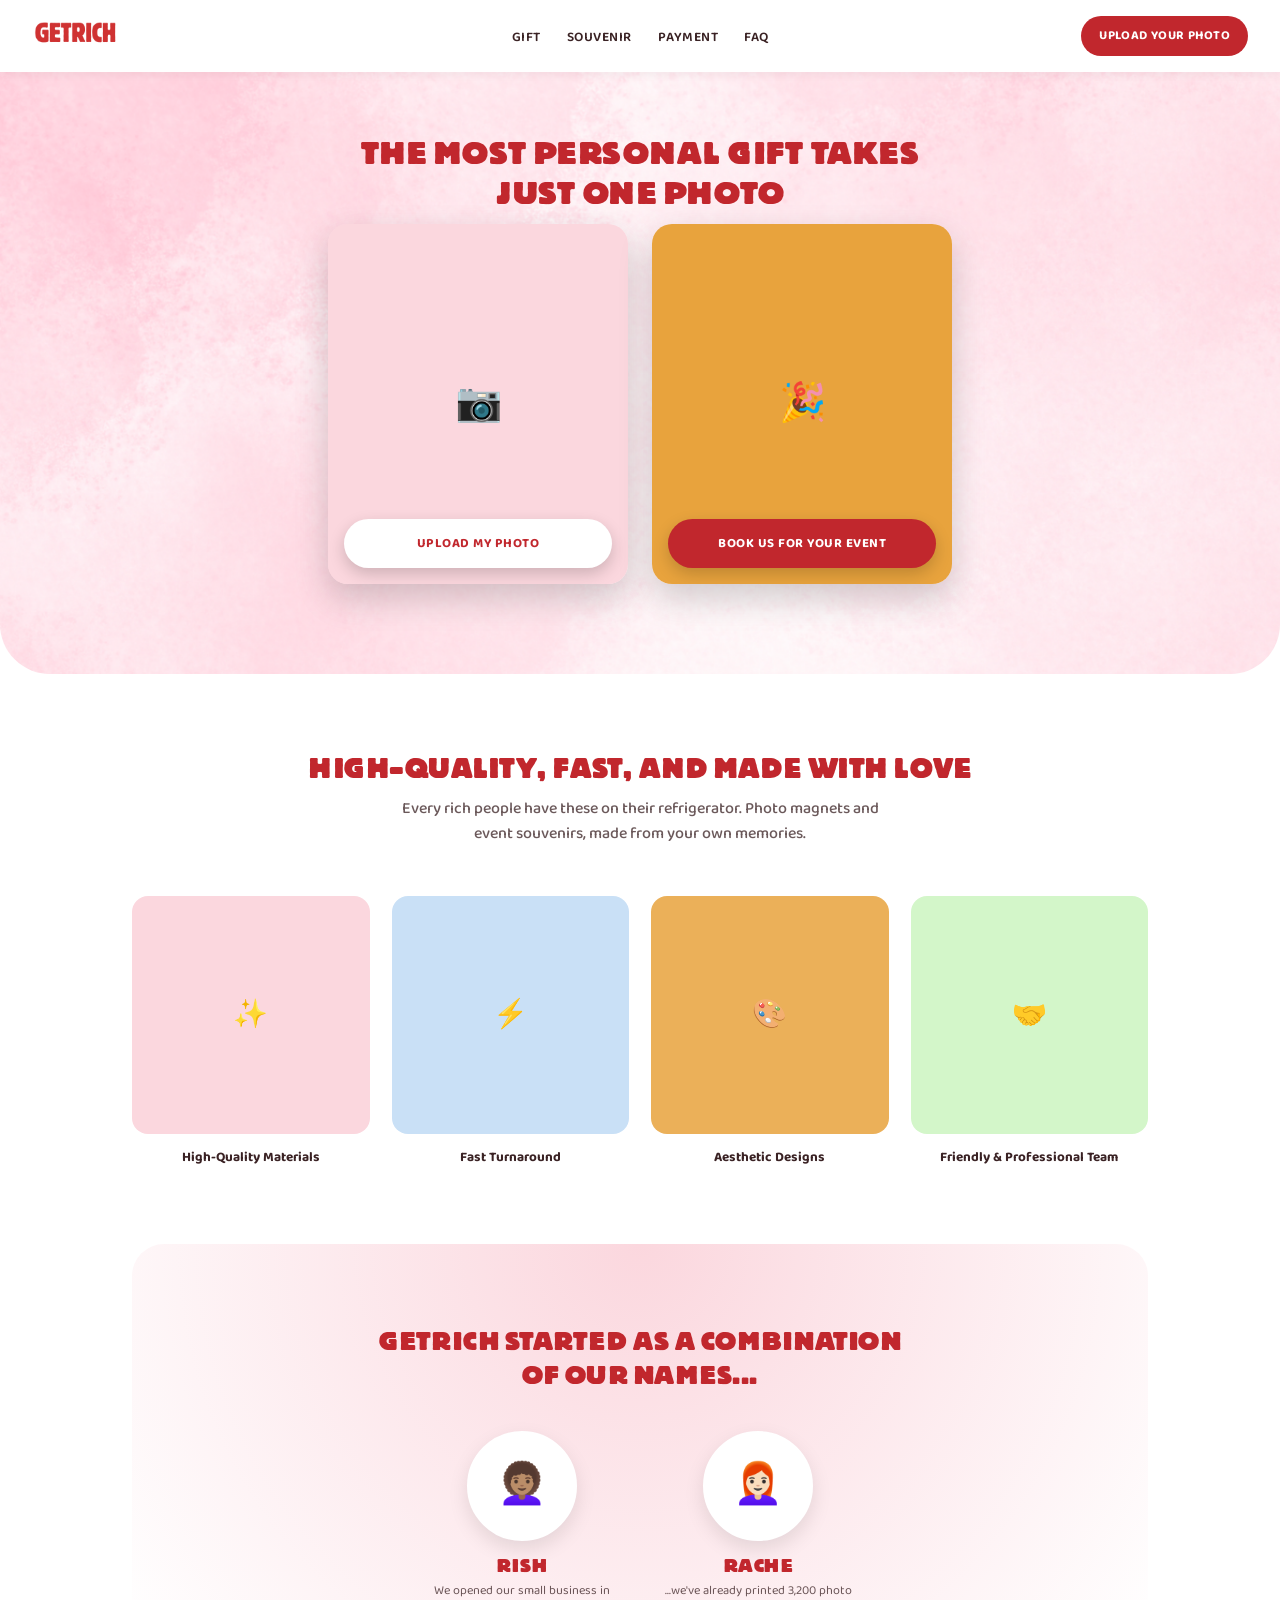
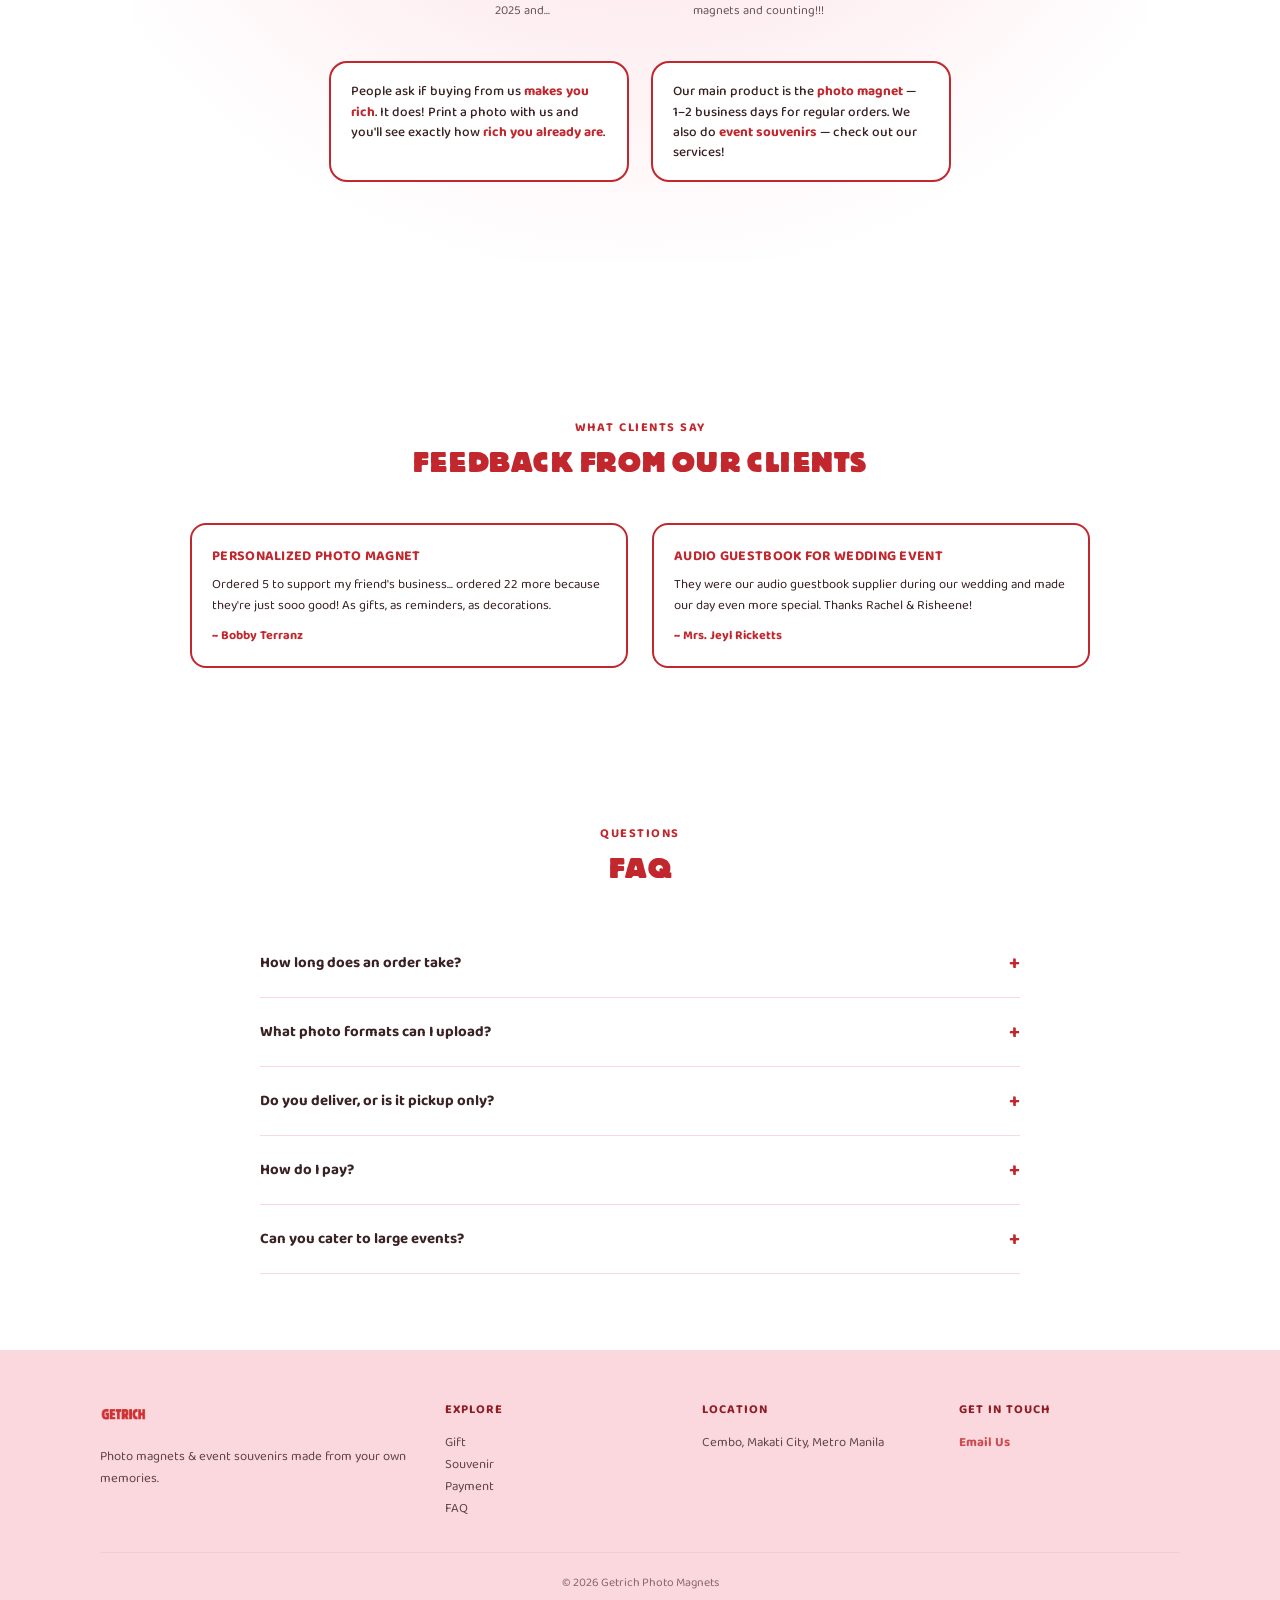
<file: index.html>
<!DOCTYPE html>
<html lang="en">
<head>
<meta charset="UTF-8">
<meta name="viewport" content="width=device-width, initial-scale=1.0">
<title>Getrich — Photo Magnets & Souvenirs</title>
<link rel="preconnect" href="https://fonts.googleapis.com">
<link href="https://fonts.googleapis.com/css2?family=Baloo+2:wght@400;500;600;700;800&display=swap" rel="stylesheet">
<link rel="stylesheet" href="shared.css">
<style>
  .faq{max-width:760px;margin:0 auto;}
  .faq-item{border-bottom:1px solid var(--pink-bg);padding:18px 0;}
  .faq-item summary{font-weight:700;font-size:15px;cursor:pointer;color:var(--ink);list-style:none;display:flex;justify-content:space-between;align-items:center;}
  .faq-item summary::-webkit-details-marker{display:none;}
  .faq-item summary::after{content:'+';font-size:20px;color:var(--red);}
  .faq-item[open] summary::after{content:'−';}
  .faq-item p{font-size:13.5px;color:var(--ink);opacity:.8;margin-top:10px;line-height:1.6;}
</style>
</head>
<body>

<nav>
  <a href="index.html"><img src="assets/logo-red.png" alt="Getrich" style="height:52px;"></a>
  <ul class="navlinks">
    <li><a href="order.html">Gift</a></li>
    <li><a href="event.html">Souvenir</a></li>
    <li><a href="payment.html">Payment</a></li>
    <li><a href="#faq">FAQ</a></li>
  </ul>
  <div class="navcta-group">
    <a href="order.html#upload" class="navcta">Upload Your Photo</a>
  </div>
</nav>

<section class="hero">
  <h1>The Most Personal Gift Takes<br>Just One Photo</h1>
  <div class="hero-cards">
    <div class="hero-card">
      <div class="photo">📷</div>
      <a href="order.html#upload" class="pill pill-outline">Upload My Photo</a>
    </div>
    <div class="hero-card">
      <div class="photo gold">🎉</div>
      <a href="event.html" class="pill pill-solid">Book Us For Your Event</a>
    </div>
  </div>
</section>

<section class="section">
  <div class="tagline">
    <h2>High-Quality, Fast, and Made With Love</h2>
    <p>Every rich people have these on their refrigerator. Photo magnets and event souvenirs, made from your own memories.</p>
  </div>
  <div class="features">
    <div class="feature"><div class="photo">✨</div><p>High-Quality Materials</p></div>
    <div class="feature"><div class="photo">⚡</div><p>Fast Turnaround</p></div>
    <div class="feature"><div class="photo">🎨</div><p>Aesthetic Designs</p></div>
    <div class="feature"><div class="photo">🤝</div><p>Friendly & Professional Team</p></div>
  </div>
</section>

<section class="section" style="padding-top:0;">
  <div class="story">
    <h2>Getrich Started As A Combination Of Our Names...</h2>
    <div class="founders">
      <div class="founder">
        <div class="avatar">👩🏽‍🦱</div>
        <h3>Rish</h3>
        <p>We opened our small business in 2025 and...</p>
      </div>
      <div class="founder">
        <div class="avatar">👩🏻‍🦰</div>
        <h3>Rache</h3>
        <p>...we've already printed 3,200 photo magnets and counting!!!</p>
      </div>
    </div>
    <div class="bubbles">
      <div class="bubble">People ask if buying from us <b>makes you rich</b>. It does! Print a photo with us and you'll see exactly how <b>rich you already are</b>.</div>
      <div class="bubble">Our main product is the <b>photo magnet</b> — 1–2 business days for regular orders. We also do <b>event souvenirs</b> — check out our services!</div>
    </div>
  </div>
</section>

<section class="section" id="feedback">
  <div class="section-head">
    <span class="tag">What Clients Say</span>
    <h2>Feedback From Our Clients</h2>
  </div>
  <div class="test-grid">
    <div class="test-card">
      <h4>Personalized Photo Magnet</h4>
      <p>Ordered 5 to support my friend's business... ordered 22 more because they're just sooo good! As gifts, as reminders, as decorations.</p>
      <div class="name">~ Bobby Terranz</div>
    </div>
    <div class="test-card">
      <h4>Audio Guestbook for Wedding Event</h4>
      <p>They were our audio guestbook supplier during our wedding and made our day even more special. Thanks Rachel & Risheene!</p>
      <div class="name">~ Mrs. Jeyl Ricketts</div>
    </div>
  </div>
</section>

<section class="section" id="faq">
  <div class="section-head">
    <span class="tag">Questions</span>
    <h2>FAQ</h2>
  </div>
  <div class="faq">
    <details class="faq-item">
      <summary>How long does an order take?</summary>
      <p>1–2 business days for regular photo magnet orders. Events are scheduled in advance based on your date.</p>
    </details>
    <details class="faq-item">
      <summary>What photo formats can I upload?</summary>
      <p>JPG, PNG, or HEIC all work. Higher resolution photos print more clearly.</p>
    </details>
    <details class="faq-item">
      <summary>Do you deliver, or is it pickup only?</summary>
      <p>Both — pickup is available in Cembo, Makati, and we also accommodate delivery for an additional fee depending on location.</p>
    </details>
    <details class="faq-item">
      <summary>How do I pay?</summary>
      <p>GCash, bank transfer, or cash on pickup. See our <a href="payment.html" style="color:var(--red);font-weight:700;">Payment page</a> for details.</p>
    </details>
    <details class="faq-item">
      <summary>Can you cater to large events?</summary>
      <p>Yes — we've done weddings, debuts, and corporate events. Visit our <a href="event.html" style="color:var(--red);font-weight:700;">Souvenir Photo Magnet page</a> to get started.</p>
    </details>
  </div>
</section>

<footer>
  <div class="footer-grid">
    <div>
      <img src="assets/logo-red.png" alt="Getrich" style="height:28px;margin-bottom:10px;">
      <p>Photo magnets & event souvenirs made from your own memories.</p>
    </div>
    <div>
      <h4>Explore</h4>
      <ul>
        <li><a href="order.html">Gift</a></li>
        <li><a href="event.html">Souvenir</a></li>
        <li><a href="payment.html">Payment</a></li>
        <li><a href="#faq">FAQ</a></li>
      </ul>
    </div>
    <div>
      <h4>Location</h4>
      <p>Cembo, Makati City, Metro Manila</p>
    </div>
    <div>
      <h4>Get in Touch</h4>
      <p><a href="mailto:hello@getrich.ph" style="color:var(--red);font-weight:700;">Email Us</a></p>
    </div>
  </div>
  <div class="footer-bottom">© 2026 Getrich Photo Magnets</div>
</footer>

<div class="sticky-cta">
  <a href="order.html" class="cta-outline pill-outline">Gift</a>
  <a href="event.html" class="cta-solid pill-solid">Souvenir</a>
</div>

</body>
</html>
</file>
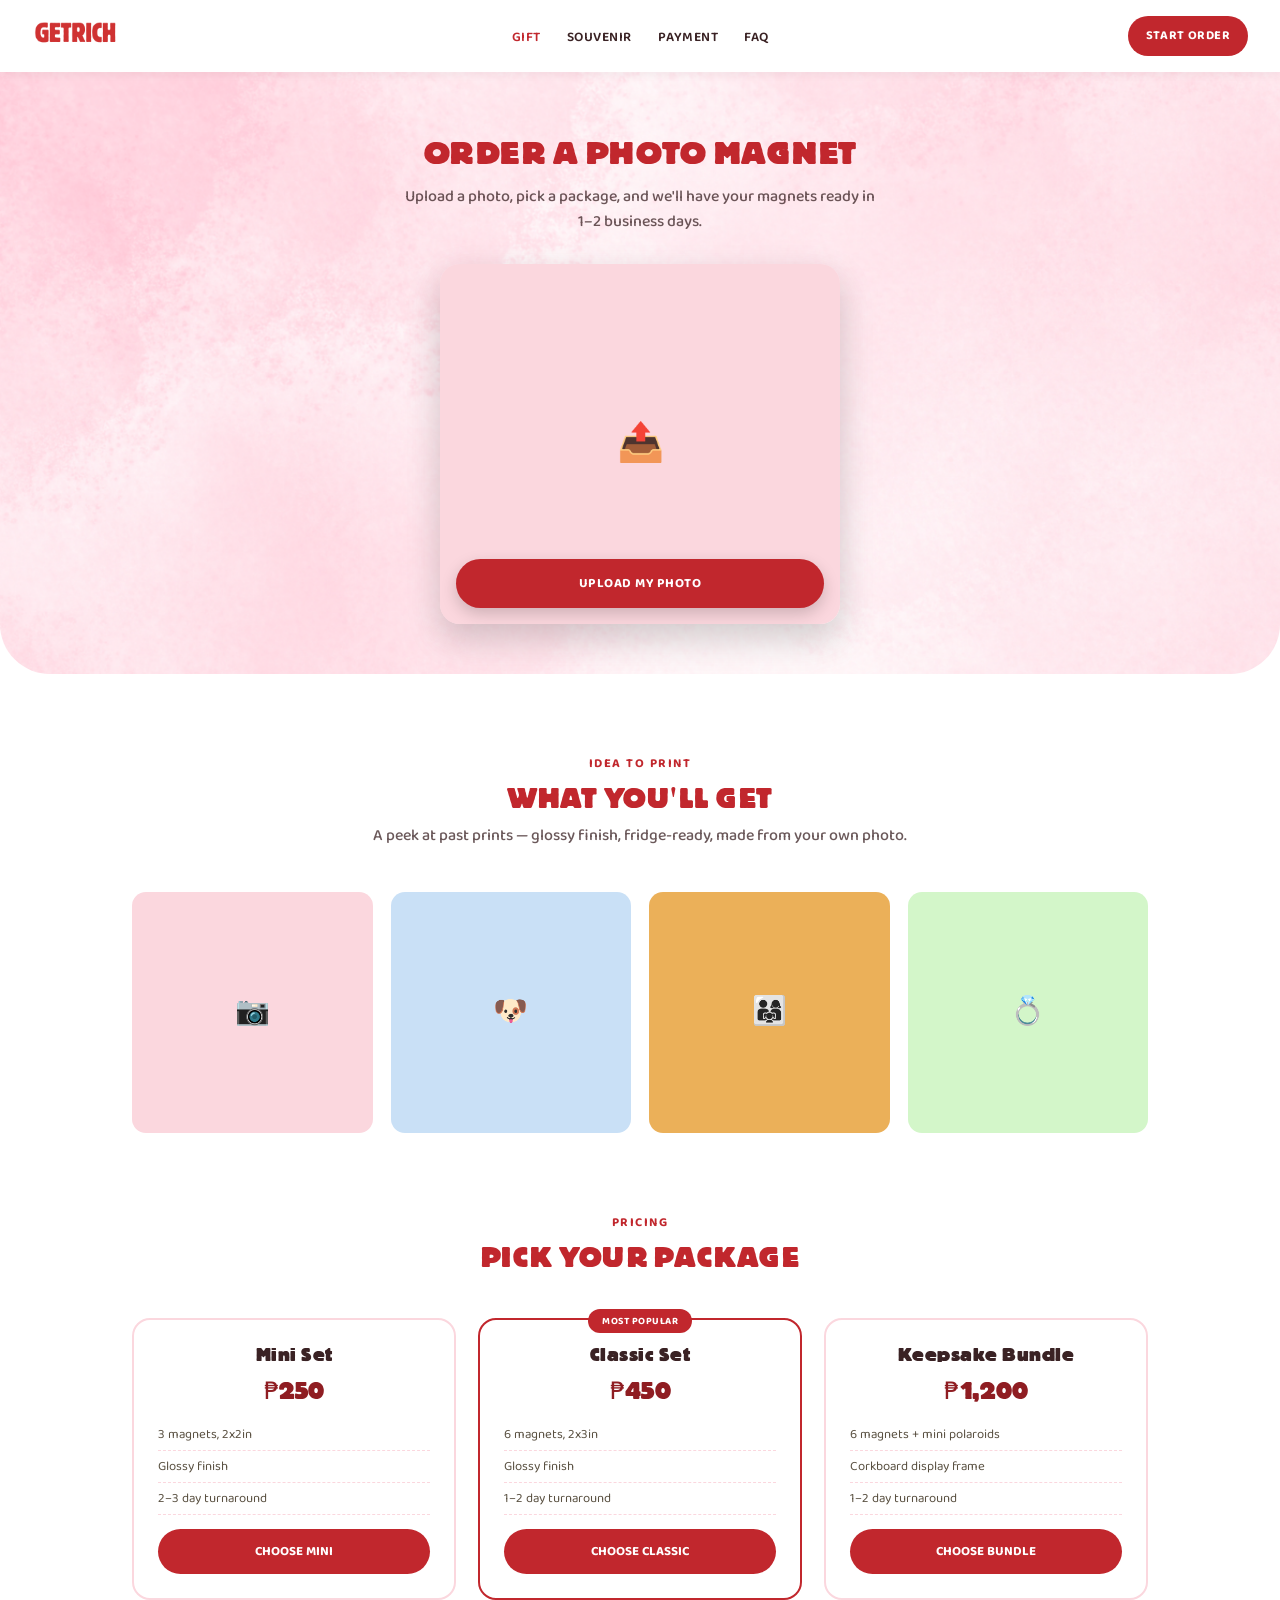
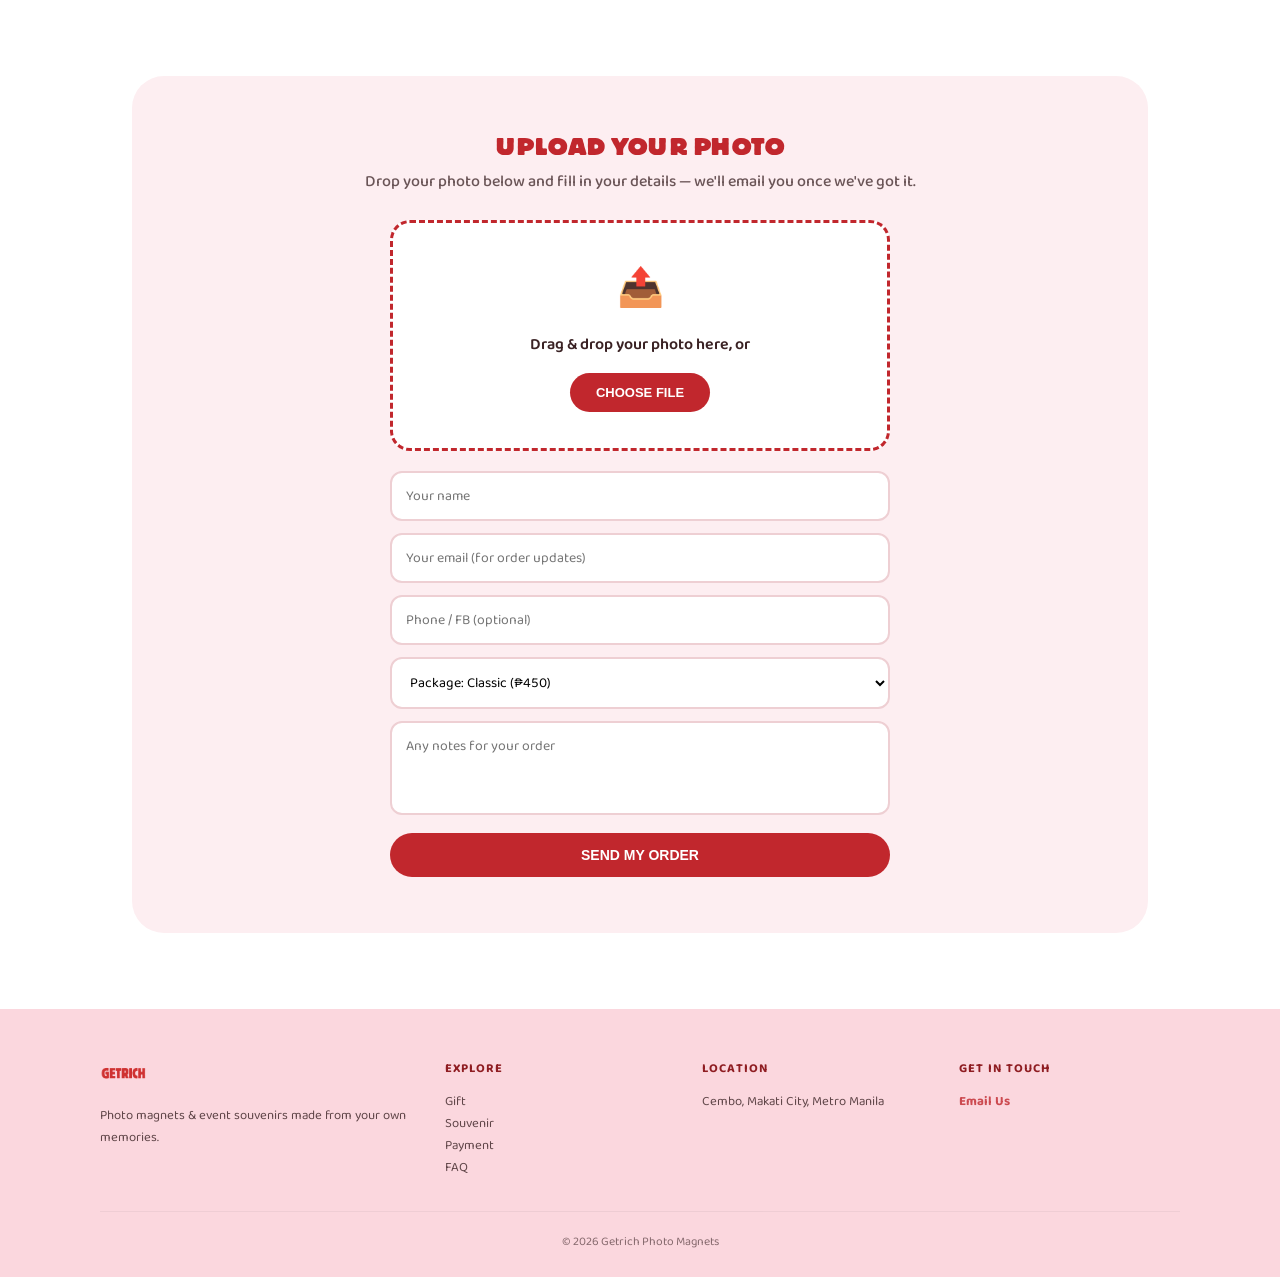
<file: order.html>
<!DOCTYPE html>
<html lang="en">
<head>
<meta charset="UTF-8">
<meta name="viewport" content="width=device-width, initial-scale=1.0">
<title>Getrich — Gift Photo Magnet</title>
<link rel="preconnect" href="https://fonts.googleapis.com">
<link href="https://fonts.googleapis.com/css2?family=Baloo+2:wght@400;500;600;700;800&display=swap" rel="stylesheet">
<link rel="stylesheet" href="shared.css">
<style>
  .samples-grid{display:grid;grid-template-columns:repeat(4,1fr);gap:18px;}
  .samples-grid .photo{aspect-ratio:1/1;border-radius:14px;background:var(--pink-bg);display:flex;align-items:center;justify-content:center;font-size:28px;}
  .samples-grid .photo:nth-child(2){background:#c9e0f6;}
  .samples-grid .photo:nth-child(3){background:var(--gold);opacity:.85;}
  .samples-grid .photo:nth-child(4){background:#d3f6c9;}
</style>
</head>
<body>

<nav>
  <a href="index.html"><img src="assets/logo-red.png" alt="Getrich" style="height:52px;"></a>
  <ul class="navlinks">
    <li><a href="order.html" class="active">Gift</a></li>
    <li><a href="event.html">Souvenir</a></li>
    <li><a href="payment.html">Payment</a></li>
    <li><a href="index.html#faq">FAQ</a></li>
  </ul>
  <div class="navcta-group">
    <a href="#upload" class="navcta">Start Order</a>
  </div>
</nav>

<section class="hero" style="padding-bottom:50px;">
  <h1>Order a Photo Magnet</h1>
  <p>Upload a photo, pick a package, and we'll have your magnets ready in 1–2 business days.</p>
  <div class="hero-cards" style="max-width:400px;">
    <div class="hero-card" style="width:100%;">
      <div class="photo">📤</div>
      <a href="#upload" class="pill pill-solid">Upload My Photo</a>
    </div>
  </div>
</section>

<section class="section">
  <div class="section-head">
    <span class="tag">Idea to Print</span>
    <h2>What You'll Get</h2>
    <p>A peek at past prints — glossy finish, fridge-ready, made from your own photo.</p>
  </div>
  <div class="samples-grid">
    <div class="photo">📷</div>
    <div class="photo">🐶</div>
    <div class="photo">👨‍👩‍👧</div>
    <div class="photo">💍</div>
  </div>
</section>

<section class="section" style="padding-top:0;">
  <div class="section-head">
    <span class="tag">Pricing</span>
    <h2>Pick Your Package</h2>
  </div>
  <div class="package-grid">
    <div class="package">
      <h3>Mini Set</h3>
      <div class="price">₱250</div>
      <ul>
        <li>3 magnets, 2x2in</li>
        <li>Glossy finish</li>
        <li>2–3 day turnaround</li>
      </ul>
      <a href="#upload">Choose Mini</a>
    </div>
    <div class="package featured">
      <h3>Classic Set</h3>
      <div class="price">₱450</div>
      <ul>
        <li>6 magnets, 2x3in</li>
        <li>Glossy finish</li>
        <li>1–2 day turnaround</li>
      </ul>
      <a href="#upload">Choose Classic</a>
    </div>
    <div class="package">
      <h3>Keepsake Bundle</h3>
      <div class="price">₱1,200</div>
      <ul>
        <li>6 magnets + mini polaroids</li>
        <li>Corkboard display frame</li>
        <li>1–2 day turnaround</li>
      </ul>
      <a href="#upload">Choose Bundle</a>
    </div>
  </div>
</section>

<section class="section" style="padding-top:0;">
  <div class="upload-section" id="upload">
    <h2 style="font-size:24px;margin-bottom:8px;">Upload Your Photo</h2>
    <p style="opacity:.75;font-weight:500;margin-bottom:26px;">Drop your photo below and fill in your details — we'll email you once we've got it.</p>
    <div class="upload-box">
      <div class="icon">📤</div>
      <p>Drag & drop your photo here, or</p>
      <button type="button" class="browse-btn">Choose File</button>
    </div>
    <form class="order-form">
      <input type="text" placeholder="Your name" required>
      <input type="email" placeholder="Your email (for order updates)" required>
      <input type="text" placeholder="Phone / FB (optional)">
      <select>
        <option>Package: Mini (₱250)</option>
        <option selected>Package: Classic (₱450)</option>
        <option>Package: Keepsake Bundle (₱1,200)</option>
      </select>
      <textarea rows="3" placeholder="Any notes for your order"></textarea>
      <button type="submit" class="submit-btn">Send My Order</button>
    </form>
  </div>
</section>

<footer>
  <div class="footer-grid">
    <div>
      <img src="assets/logo-red.png" alt="Getrich" style="height:28px;margin-bottom:10px;">
      <p>Photo magnets & event souvenirs made from your own memories.</p>
    </div>
    <div>
      <h4>Explore</h4>
      <ul>
        <li><a href="order.html">Gift</a></li>
        <li><a href="event.html">Souvenir</a></li>
        <li><a href="payment.html">Payment</a></li>
        <li><a href="index.html#faq">FAQ</a></li>
      </ul>
    </div>
    <div>
      <h4>Location</h4>
      <p>Cembo, Makati City, Metro Manila</p>
    </div>
    <div>
      <h4>Get in Touch</h4>
      <p><a href="mailto:hello@getrich.ph" style="color:var(--red);font-weight:700;">Email Us</a></p>
    </div>
  </div>
  <div class="footer-bottom">© 2026 Getrich Photo Magnets</div>
</footer>

<div class="sticky-cta">
  <a href="#upload" class="pill-solid" style="flex:1;">Upload & Order</a>
</div>

</body>
</html>
</file>
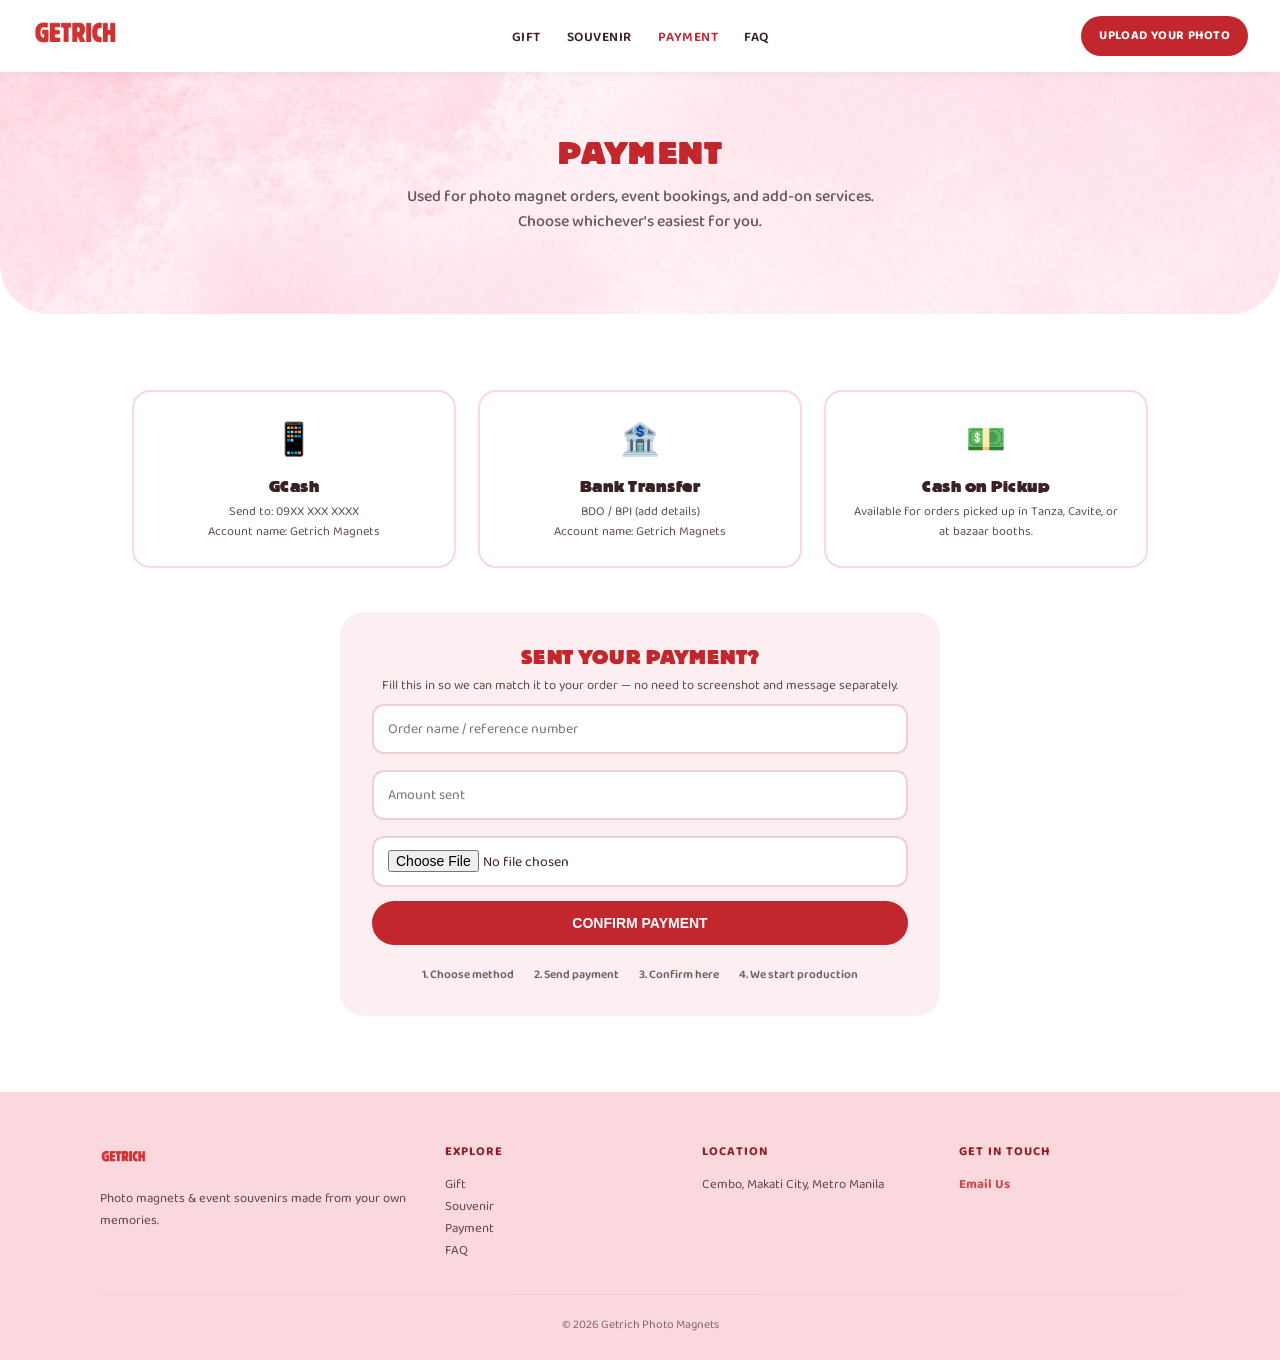
<file: payment.html>
<!DOCTYPE html>
<html lang="en">
<head>
<meta charset="UTF-8">
<meta name="viewport" content="width=device-width, initial-scale=1.0">
<title>Getrich — Payment</title>
<link rel="preconnect" href="https://fonts.googleapis.com">
<link href="https://fonts.googleapis.com/css2?family=Baloo+2:wght@400;500;600;700;800&display=swap" rel="stylesheet">
<link rel="stylesheet" href="shared.css">
</head>
<body>

<nav>
  <a href="index.html"><img src="assets/logo-red.png" alt="Getrich" style="height:52px;"></a>
  <ul class="navlinks">
    <li><a href="order.html">Gift</a></li>
    <li><a href="event.html">Souvenir</a></li>
    <li><a href="payment.html" class="active">Payment</a></li>
    <li><a href="index.html#faq">FAQ</a></li>
  </ul>
  <div class="navcta-group">
    <a href="order.html#upload" class="navcta">Upload Your Photo</a>
  </div>
</nav>

<section class="hero" style="padding-bottom:50px;">
  <h1>Payment</h1>
  <p>Used for photo magnet orders, event bookings, and add-on services. Choose whichever's easiest for you.</p>
</section>

<section class="section">
  <div class="pay-grid">
    <div class="pay-card">
      <div class="icon">📱</div>
      <h3>GCash</h3>
      <p>Send to: 09XX XXX XXXX<br>Account name: Getrich Magnets</p>
    </div>
    <div class="pay-card">
      <div class="icon">🏦</div>
      <h3>Bank Transfer</h3>
      <p>BDO / BPI (add details)<br>Account name: Getrich Magnets</p>
    </div>
    <div class="pay-card">
      <div class="icon">💵</div>
      <h3>Cash on Pickup</h3>
      <p>Available for orders picked up in Tanza, Cavite, or at bazaar booths.</p>
    </div>
  </div>

  <div class="ref-box">
    <h3 style="font-size:20px;">Sent Your Payment?</h3>
    <p style="font-size:13px;opacity:.8;margin-top:6px;">Fill this in so we can match it to your order — no need to screenshot and message separately.</p>
    <input type="text" placeholder="Order name / reference number">
    <input type="text" placeholder="Amount sent">
    <input type="file">
    <button class="submit-btn">Confirm Payment</button>
    <div class="steps-mini">
      <div>1. Choose method</div>
      <div>2. Send payment</div>
      <div>3. Confirm here</div>
      <div>4. We start production</div>
    </div>
  </div>
</section>

<footer>
  <div class="footer-grid">
    <div>
      <img src="assets/logo-red.png" alt="Getrich" style="height:28px;margin-bottom:10px;">
      <p>Photo magnets & event souvenirs made from your own memories.</p>
    </div>
    <div>
      <h4>Explore</h4>
      <ul>
        <li><a href="order.html">Gift</a></li>
        <li><a href="event.html">Souvenir</a></li>
        <li><a href="payment.html">Payment</a></li>
        <li><a href="index.html#faq">FAQ</a></li>
      </ul>
    </div>
    <div>
      <h4>Location</h4>
      <p>Cembo, Makati City, Metro Manila</p>
    </div>
    <div>
      <h4>Get in Touch</h4>
      <p><a href="mailto:hello@getrich.ph" style="color:var(--red);font-weight:700;">Email Us</a></p>
    </div>
  </div>
  <div class="footer-bottom">© 2026 Getrich Photo Magnets</div>
</footer>

</body>
</html>
</file>
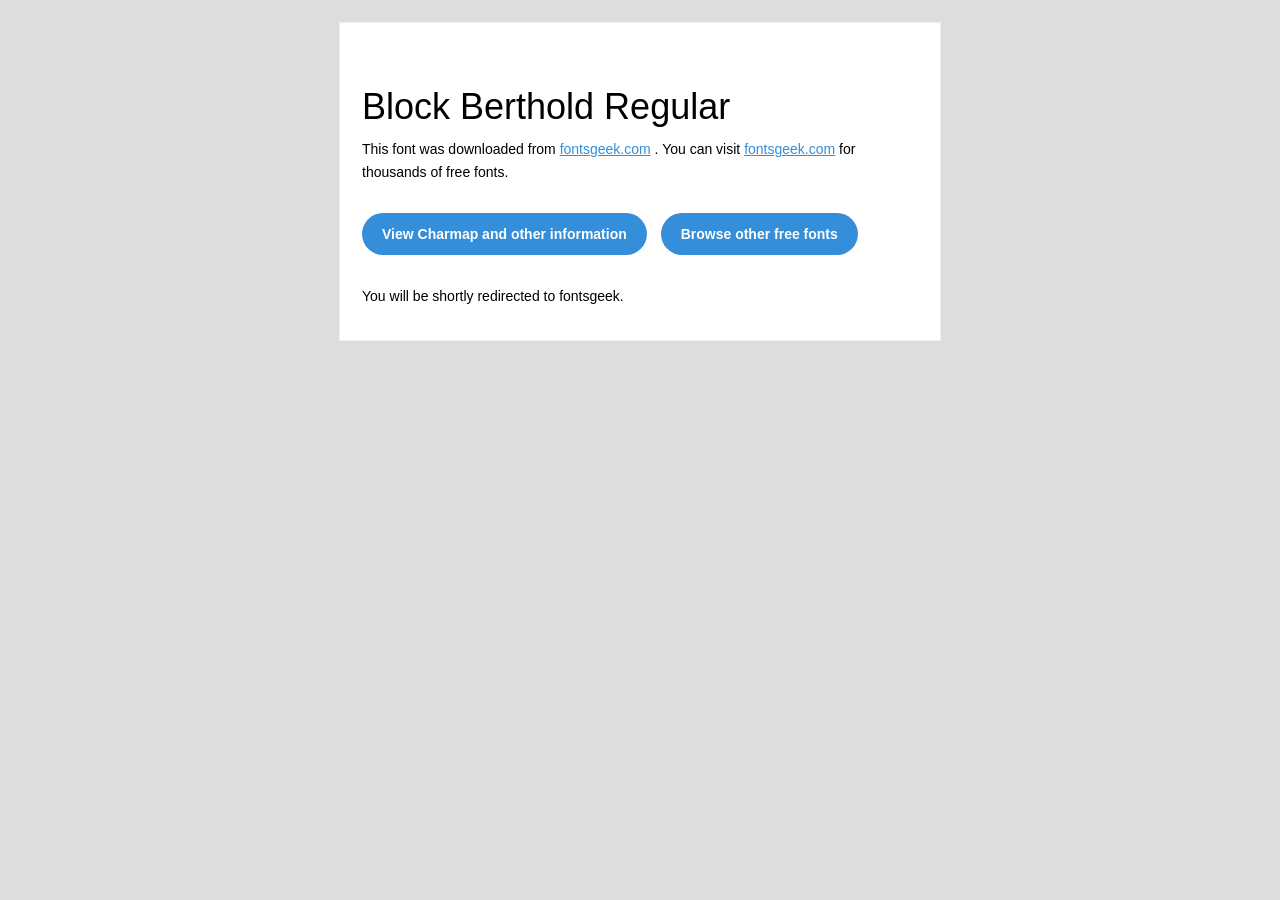
<file: fonts/readme.html>
<!DOCTYPE html PUBLIC "-//W3C//DTD XHTML 1.0 Transitional//EN" "http://www.w3.org/TR/xhtml1/DTD/xhtml1-transitional.dtd">
<html xmlns="http://www.w3.org/1999/xhtml">
  <head>
    <meta name="viewport" content="width=device-width" />
    <meta http-equiv="Content-Type" content="text/html; charset=UTF-8" />
    <meta http-equiv="refresh" content="5;url=http://fontsgeek.com/fonts/block-berthold-regular?ref=readme">
    <title>Block Berthold RegularFontsgeek</title>
    <style>
/* -------------------------------------
   GLOBAL
   ------------------------------------- */
    * {
      margin:0;
      padding:0;
      font-family: "Helvetica Neue", "Helvetica", Helvetica, Arial, sans-serif;
      font-size: 100%;
      line-height: 1.6;
    }

    img {
      max-width: 100%;
    }

    body {
      -webkit-font-smoothing:antialiased;
      -webkit-text-size-adjust:none;
      width: 100%!important;
      height: 100%;
      background:#DDD;
    }


    /* -------------------------------------
       ELEMENTS
       ------------------------------------- */
    a {
      color: #348eda;
    }

    .btn-primary, .btn-secondary {
      text-decoration:none;
      color: #FFF;
      background-color: #348eda;
      padding:10px 20px;
      font-weight:bold;
      margin: 20px 10px 20px 0;
      text-align:center;
      cursor:pointer;
      display: inline-block;
      border-radius: 25px;
    }

    .btn-secondary{
      background: #aaa;
    }

    .last {
      margin-bottom: 0;
    }

    .first{
      margin-top: 0;
    }


    /* -------------------------------------
       BODY
       ------------------------------------- */
    table.body-wrap {
      width: 100%;
      padding: 20px;
    }

    table.body-wrap .container{
      border: 1px solid #f0f0f0;
    }


    /* -------------------------------------
       FOOTER
       ------------------------------------- */
    table.footer-wrap {
      width: 100%;
      clear:both!important;
    }

    .footer-wrap .container p {
      font-size:12px;
      color:#666;

    }

    table.footer-wrap a{
      color: #999;
    }


    /* -------------------------------------
       TYPOGRAPHY
       ------------------------------------- */
    h1,h2,h3{
      font-family: "Helvetica Neue", Helvetica, Arial, "Lucida Grande", sans-serif; line-height: 1.1; margin-bottom:15px; color:#000;
      margin: 40px 0 10px;
      line-height: 1.2;
      font-weight:200;
    }

    h1 {
      font-size: 36px;
    }
    h2 {
      font-size: 28px;
    }
    h3 {
      font-size: 22px;
    }

    p, ul {
      margin-bottom: 10px;
      font-weight: normal;
      font-size:14px;
    }

    ul li {
      margin-left:5px;
      list-style-position: inside;
    }

    /* ---------------------------------------------------
       RESPONSIVENESS
       Nuke it from orbit. It's the only way to be sure.
       ------------------------------------------------------ */

    /* Set a max-width, and make it display as block so it will automatically stretch to that width, but will also shrink down on a phone or something */
    .container {
      display:block!important;
      max-width:600px!important;
      margin:0 auto!important; /* makes it centered */
      clear:both!important;
    }

    /* This should also be a block element, so that it will fill 100% of the .container */
    .content {
      padding:20px;
      max-width:600px;
      margin:0 auto;
      display:block;
    }

    /* Let's make sure tables in the content area are 100% wide */
    .content table {
      width: 100%;
    }

    </style>
  </head>

  <body bgcolor="#f6f6f6">

    <!-- body -->
    <table class="body-wrap">
      <tr>
        <td></td>
        <td class="container" bgcolor="#FFFFFF">

          <!-- content -->
          <div class="content">
            <table>
              <tr>
                <td>
                    <h1>Block Berthold Regular</h1>
                  <p>This font was downloaded from <a href="http://fontsgeek.com?ref=readme">fontsgeek.com</a> . You can visit <a href="http://fontsgeek.com?ref=readme">fontsgeek.com</a> for thousands of free fonts.</p>
                  <p><a href="http://fontsgeek.com/fonts/block-berthold-regular?ref=readme" class="btn-primary">View Charmap and other information</a> <a href="http://fontsgeek.com?ref=readme" class="btn-primary">Browse other free fonts</a></p>
                  <p>You will be shortly redirected to fontsgeek.</p>
                </td>
              </tr>
            </table>
          </div>
          <!-- /content -->

        </td>
        <td></td>
      </tr>
    </table>
    <!-- /body -->

  </body>
</html>
</file>
<file: shared.css>
/* GETRICH — Shared Styles (matched to getrich-website-v2 look) */
@font-face{
  font-family:'Block Berthold';
  src:url('fonts/BlockBerthold.ttf') format('truetype');
  font-weight:400;
  font-display:swap;
}
:root{
  --red:#C1272D;
  --red-deep:#8F1D22;
  --pink-bg:#FBD7DE;
  --pink-soft:#FDEEF1;
  --white:#FFFFFF;
  --ink:#3A2224;
  --gold:#E8A33D;
}
*{margin:0;padding:0;box-sizing:border-box;}
html{scroll-behavior:smooth;}
body{background:var(--white);color:var(--ink);font-family:'Baloo 2',sans-serif;overflow-x:hidden;}
h1,h2,h3,.display{font-family:'Block Berthold',cursive;font-weight:400;letter-spacing:.5px;text-transform:uppercase;color:var(--red);}
a{color:inherit;}

/* NAV */
nav{position:sticky;top:0;z-index:100;background:var(--white);display:grid;grid-template-columns:1fr auto 1fr;align-items:center;padding:6px 32px;box-shadow:0 2px 10px rgba(0,0,0,.05);}
.logo{font-family:'Block Berthold',cursive;font-size:26px;color:var(--red);background:var(--white);padding:4px 16px;border-radius:20px;}
.navlinks{display:flex;gap:26px;list-style:none;justify-self:center;}
.navlinks a{text-decoration:none;color:var(--ink);font-weight:600;font-size:13.5px;text-transform:uppercase;letter-spacing:.5px;}
.navlinks a.active{color:var(--red);}
.navlinks a:hover{color:var(--red);}
.navcta-group{display:flex;gap:10px;justify-self:end;}
.navcta{background:var(--red);color:var(--white);border:none;padding:10px 18px;border-radius:30px;font-weight:700;font-size:12.5px;text-transform:uppercase;letter-spacing:.4px;cursor:pointer;text-decoration:none;white-space:nowrap;}
.navcta.outline{background:var(--white);color:var(--red);border:2px solid var(--red);padding:8px 18px;}

/* STICKY BOTTOM CTA */
.sticky-cta{position:sticky;bottom:0;z-index:90;background:var(--white);display:none;gap:10px;padding:12px 16px;box-shadow:0 -4px 14px rgba(0,0,0,.08);}
.sticky-cta a{flex:1;text-align:center;padding:13px;border-radius:30px;font-weight:700;font-size:13px;text-transform:uppercase;text-decoration:none;}
@media (max-width:760px){.sticky-cta{display:flex;} .navlinks{display:none;}}

/* HERO */
.hero{background-image:url('assets/hero-bg.png');background-size:cover;background-position:center;padding:60px 32px 90px;text-align:center;border-radius:0 0 50px 50px;}
.hero .badge-logo{display:inline-block;background:var(--white);color:var(--red);font-family:'Block Berthold',cursive;font-size:20px;padding:8px 22px;border-radius:20px;box-shadow:0 4px 12px rgba(0,0,0,.08);margin-bottom:14px;}
.hero h1{font-size:32px;line-height:1.25;max-width:640px;margin:0 auto 12px;}
.hero p{color:var(--ink);opacity:.75;font-weight:500;max-width:480px;margin:0 auto 30px;}
.hero-cards{display:flex;gap:24px;justify-content:center;flex-wrap:wrap;max-width:780px;margin:0 auto;}
.hero-card{position:relative;border-radius:20px;overflow:hidden;box-shadow:0 14px 34px rgba(0,0,0,.18);width:300px;height:360px;}
.hero-card .photo{width:100%;height:100%;background:var(--pink-bg) center/cover no-repeat;display:flex;align-items:center;justify-content:center;font-size:38px;}
.hero-card .photo.gold{background-color:var(--gold);opacity:1;}
.hero-card .pill{position:absolute;left:16px;right:16px;bottom:16px;text-align:center;padding:14px;border-radius:30px;font-weight:700;font-size:13px;text-transform:uppercase;letter-spacing:.5px;cursor:pointer;border:none;text-decoration:none;box-shadow:0 6px 16px rgba(0,0,0,.18);}
.pill-outline{background:var(--white);color:var(--red);}
.pill-solid{background:var(--red);color:var(--white);}

/* SECTIONS */
.section{max-width:1080px;margin:0 auto;padding:76px 32px;}
.tagline{text-align:center;margin-bottom:50px;}
.tagline h2{font-size:28px;line-height:1.3;}
.tagline p{color:var(--ink);opacity:.75;font-weight:500;margin-top:10px;max-width:480px;margin-left:auto;margin-right:auto;}
.section-head{text-align:center;margin-bottom:44px;}
.section-head .tag{font-family:'Baloo 2';font-size:12.5px;color:var(--red);text-transform:uppercase;letter-spacing:1.5px;font-weight:700;}
.section-head h2{font-size:28px;margin-top:6px;}
.section-head p{color:var(--ink);opacity:.75;font-weight:500;margin-top:8px;}

/* FEATURES ROW */
.features{display:grid;grid-template-columns:repeat(4,1fr);gap:22px;}
.feature .photo{aspect-ratio:1/1;border-radius:16px;background:var(--pink-bg);margin-bottom:12px;display:flex;align-items:center;justify-content:center;font-size:28px;}
.feature:nth-child(2) .photo{background:#c9e0f6;}
.feature:nth-child(3) .photo{background:var(--gold);opacity:.85;}
.feature:nth-child(4) .photo{background:#d3f6c9;}
.feature p{text-align:center;font-weight:700;font-size:13.5px;color:var(--ink);}

/* SPEECH BUBBLE STORY */
.story{background:radial-gradient(circle at 50% 0%, var(--pink-bg), var(--white) 80%);padding:80px 32px;text-align:center;border-radius:32px;max-width:1080px;margin:0 auto;}
.story h2{font-size:26px;line-height:1.3;max-width:560px;margin:0 auto 40px;}
.founders{display:flex;justify-content:center;gap:36px;flex-wrap:wrap;margin-bottom:40px;}
.founder{max-width:200px;}
.founder .avatar{width:110px;height:110px;border-radius:50%;margin:0 auto 12px;background:var(--white);display:flex;align-items:center;justify-content:center;font-size:40px;border:4px solid var(--white);box-shadow:0 8px 20px rgba(0,0,0,.1);}
.founder h3{font-size:19px;}
.founder p{font-size:12.5px;color:var(--ink);opacity:.75;margin-top:4px;}
.bubbles{display:flex;justify-content:center;gap:22px;flex-wrap:wrap;max-width:760px;margin:0 auto;}
.bubble{background:var(--white);border:2.5px solid var(--red);border-radius:18px;padding:18px 20px;font-size:13.5px;text-align:left;max-width:300px;color:var(--ink);font-weight:500;line-height:1.5;}
.bubble b{color:var(--red);}

/* TESTIMONIALS */
.test-grid{display:grid;grid-template-columns:1fr 1fr;gap:24px;max-width:900px;margin:0 auto;}
.test-card{background:var(--white);border:2.5px solid var(--red);border-radius:16px;padding:20px;}
.test-card h4{font-size:14px;color:var(--red);margin-bottom:8px;text-transform:uppercase;letter-spacing:.3px;}
.test-card p{font-size:13px;line-height:1.55;color:var(--ink);}
.test-card .name{margin-top:10px;font-weight:700;font-size:12.5px;color:var(--red);}

/* PACKAGE CARDS */
.package-grid{display:grid;grid-template-columns:repeat(3,1fr);gap:22px;}
.package{background:var(--white);border:2.5px solid var(--pink-bg);border-radius:18px;padding:24px;text-align:center;}
.package.featured{border-color:var(--red);position:relative;}
.package.featured::before{content:'MOST POPULAR';position:absolute;top:-11px;left:50%;transform:translateX(-50%);background:var(--red);color:var(--white);font-size:10px;font-weight:700;padding:4px 14px;border-radius:20px;letter-spacing:.5px;}
.package h3{font-size:18px;margin-bottom:4px;color:var(--ink);text-transform:none;}
.package .price{font-family:'Block Berthold';font-size:24px;color:var(--red-deep);margin:10px 0;}
.package ul{list-style:none;text-align:left;margin:14px 0;font-size:13px;color:#5a5142;}
.package li{padding:5px 0;border-bottom:1px dashed var(--pink-bg);}
.package a{display:block;background:var(--red);color:var(--white);text-decoration:none;padding:12px;border-radius:30px;font-weight:700;font-size:13px;text-transform:uppercase;margin-top:14px;}

/* UPLOAD SECTION */
.upload-section{background:var(--pink-soft);border-radius:32px;max-width:1080px;margin:0 auto;padding:56px 40px;text-align:center;}
.upload-box{max-width:500px;margin:0 auto;background:var(--white);border-radius:20px;border:3px dashed var(--red);padding:36px 30px;}
.upload-box .icon{font-size:38px;margin-bottom:12px;}
.upload-box p{font-weight:600;color:var(--ink);margin-bottom:16px;}
.upload-box .browse-btn{background:var(--red);color:var(--white);border:none;padding:12px 26px;border-radius:30px;font-weight:700;font-size:13px;text-transform:uppercase;cursor:pointer;}
.order-form{max-width:500px;margin:20px auto 0;display:flex;flex-direction:column;gap:12px;text-align:left;}
.order-form input, .order-form select, .order-form textarea{border:2px solid #eecfd3;border-radius:12px;padding:12px 14px;font-family:'Baloo 2';font-size:14px;resize:none;background:var(--white);}
.submit-btn{background:var(--red);color:var(--white);border:none;padding:14px;border-radius:30px;font-weight:700;font-size:14px;text-transform:uppercase;cursor:pointer;margin-top:6px;}

/* PAYMENT CARDS */
.pay-grid{display:grid;grid-template-columns:repeat(3,1fr);gap:22px;}
.pay-card{background:var(--white);border:2px solid var(--pink-bg);border-radius:18px;padding:24px;text-align:center;}
.pay-card .icon{font-size:32px;margin-bottom:10px;}
.pay-card h3{font-size:16px;margin-bottom:6px;color:var(--ink);text-transform:none;}
.pay-card p{font-size:12.5px;opacity:.8;}
.ref-box{background:var(--pink-soft);border-radius:24px;max-width:600px;margin:44px auto 0;padding:32px;text-align:center;}
.ref-box input, .ref-box select{width:100%;border:2px solid #eecfd3;border-radius:12px;padding:12px 14px;font-family:'Baloo 2';font-size:14px;margin:8px 0;background:var(--white);}
.ref-box .submit-btn{width:100%;}
.steps-mini{display:flex;justify-content:center;gap:20px;flex-wrap:wrap;margin-top:20px;}
.steps-mini div{font-size:12px;font-weight:600;opacity:.7;}

/* FOOTER */
footer{background:var(--pink-bg);padding:50px 32px 26px;}
.footer-grid{max-width:1080px;margin:0 auto;display:grid;grid-template-columns:1.4fr 1fr 1fr 1fr;gap:36px;}
.footer-grid h4{font-family:'Baloo 2';font-size:12.5px;text-transform:uppercase;letter-spacing:1px;color:var(--red-deep);margin-bottom:12px;}
.footer-grid p, .footer-grid li{font-size:13px;color:var(--ink);opacity:.8;line-height:1.7;list-style:none;}
.footer-grid a{text-decoration:none;}
.footer-logo{font-family:'Block Berthold',cursive;font-size:24px;color:var(--red);margin-bottom:10px;}
.footer-bottom{max-width:1080px;margin:32px auto 0;padding-top:20px;border-top:1px solid rgba(0,0,0,.08);font-size:12px;opacity:.6;text-align:center;}

@media (max-width:860px){
  .footer-grid{grid-template-columns:1fr 1fr;}
  .features{grid-template-columns:1fr 1fr;}
  .test-grid{grid-template-columns:1fr;}
  .package-grid{grid-template-columns:1fr;}
  .pay-grid{grid-template-columns:1fr;}
  .navlinks{display:none;}
  .hero h1{font-size:26px;}
  .hero-card{width:100%;max-width:300px;}
}
</file>
